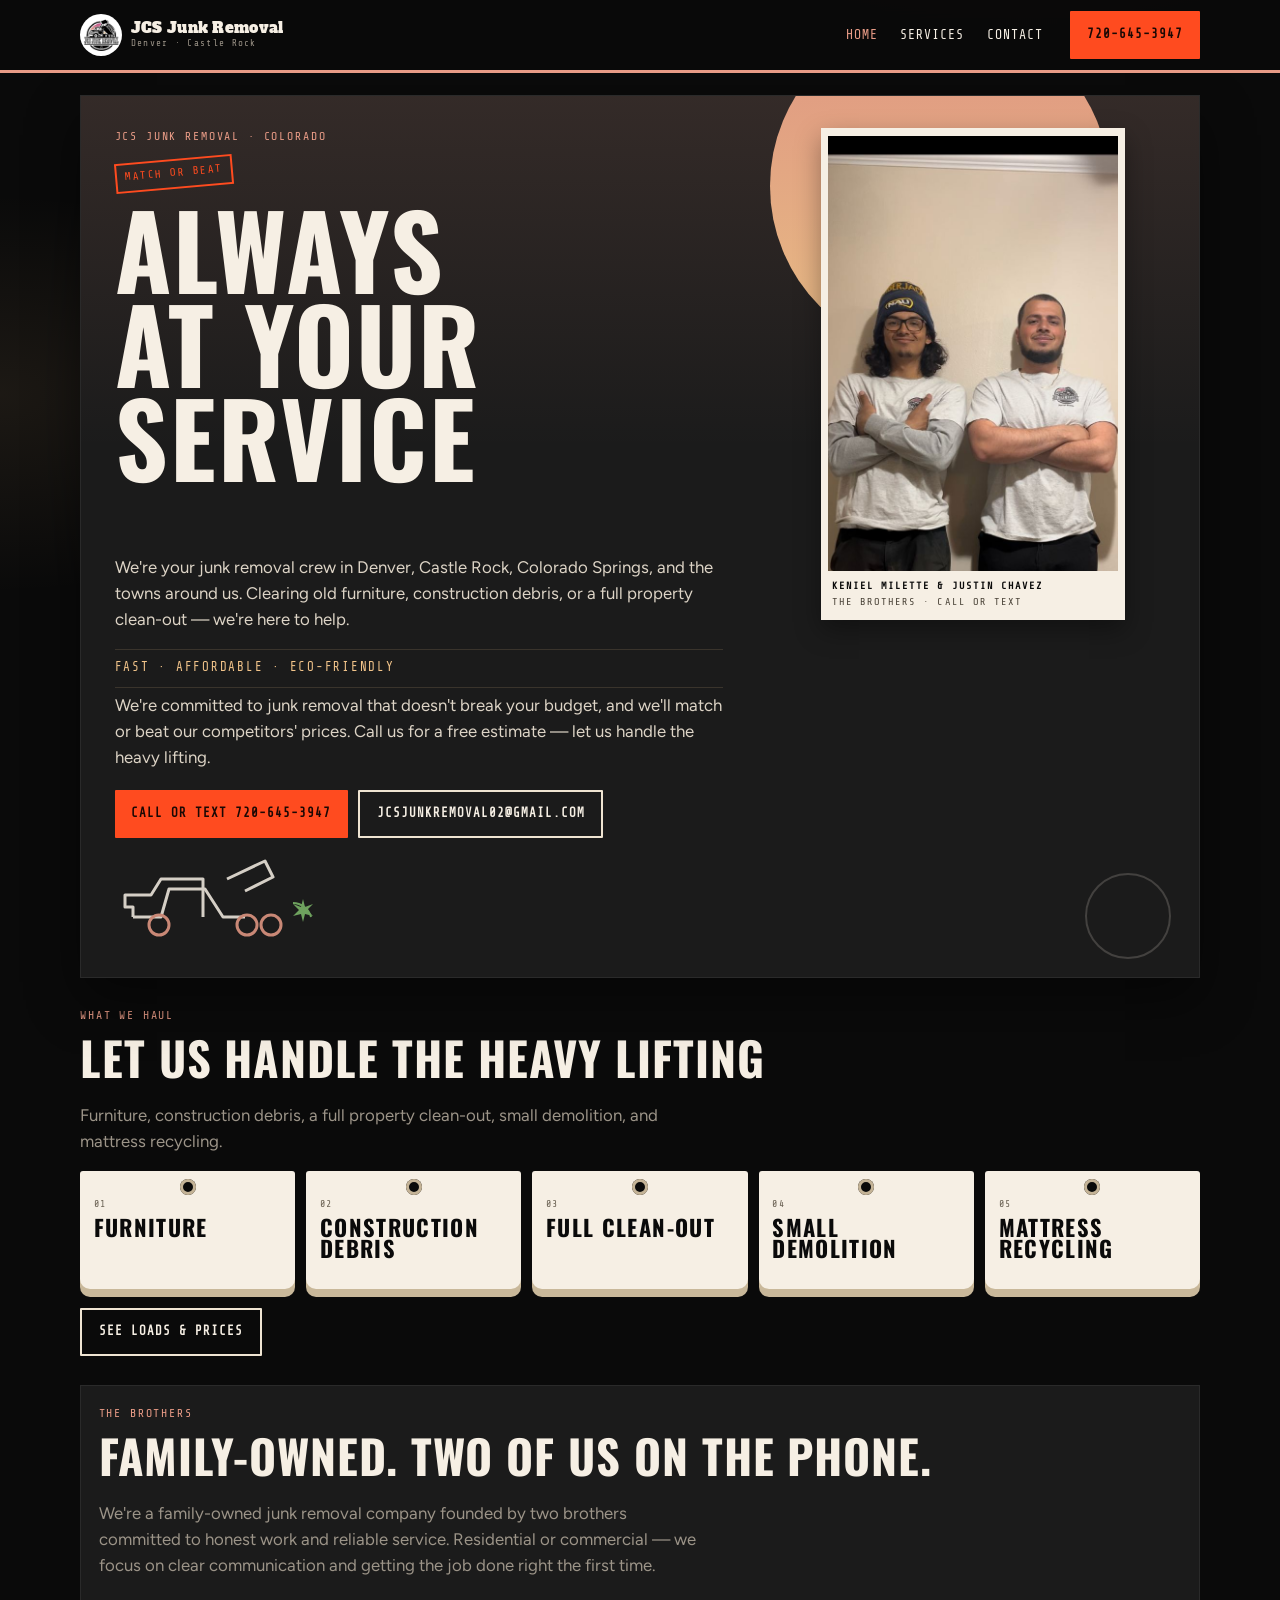
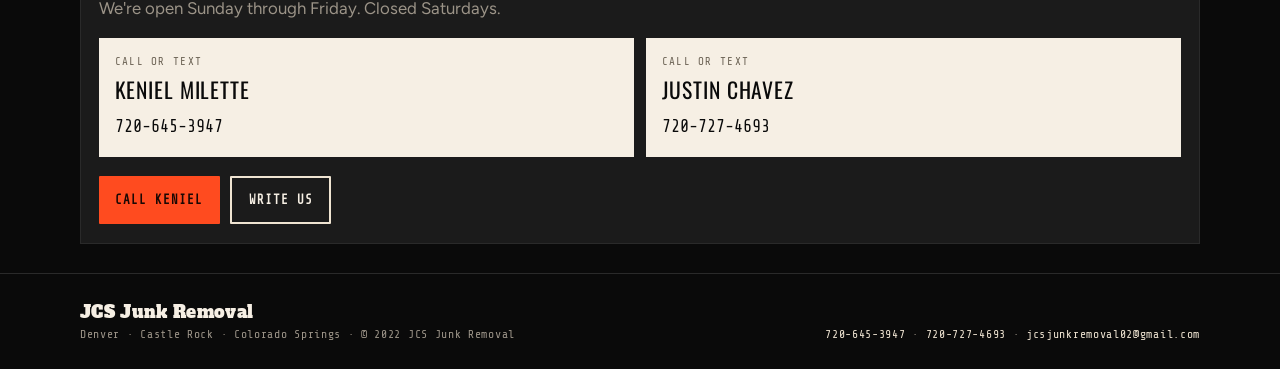
<file: index.html>
<!DOCTYPE html>
<html lang="en">
<head>
  <meta charset="utf-8">
  <meta name="viewport" content="width=device-width, initial-scale=1">
  <title>JCS Junk Removal | Always at Your Service | Denver &amp; Castle Rock</title>
  <meta name="description" content="JCS Junk Removal — fast, affordable, eco-friendly junk removal in Denver, Castle Rock, and Colorado Springs. We'll match or beat our competitors' prices. Call 720-645-3947.">
  <link rel="icon" href="assets/favicon.svg" type="image/svg+xml">
  <link rel="apple-touch-icon" href="assets/apple-touch.png">
  <meta property="og:title" content="JCS Junk Removal | Always at Your Service">
  <meta property="og:description" content="Fast, affordable, eco-friendly junk removal. Denver, Castle Rock, Colorado Springs. Call 720-645-3947.">
  <meta property="og:image" content="assets/crew.jpg">
  <meta name="theme-color" content="#0a0a0a">
  <link rel="preconnect" href="https://fonts.googleapis.com">
  <link rel="preconnect" href="https://fonts.gstatic.com" crossorigin>
  <link href="https://fonts.googleapis.com/css2?family=Alfa+Slab+One&family=Figtree:wght@400;600;700&family=Oswald:wght@600;700&family=Share+Tech+Mono&display=swap" rel="stylesheet">
  <link rel="stylesheet" href="assets/styles.css">
  <script type="application/ld+json">
  {
    "@context": "https://schema.org",
    "@type": "LocalBusiness",
    "name": "JCS Junk Removal",
    "description": "Fast, affordable, and eco-friendly junk removal. We'll match or beat our competitors' prices.",
    "url": "https://jcsjunkremoval02.wixsite.com/jcs-junk-removal",
    "telephone": "+17206453947",
    "email": "jcsjunkremoval02@gmail.com",
    "image": "assets/crew.jpg",
    "founder": [
      {"@type": "Person", "name": "Keniel Milette"},
      {"@type": "Person", "name": "Justin Chavez"}
    ],
    "areaServed": [
      {"@type": "City", "name": "Denver"},
      {"@type": "City", "name": "Castle Rock"},
      {"@type": "City", "name": "Colorado Springs"},
      {"@type": "City", "name": "Parker"},
      {"@type": "City", "name": "Castle Pines"}
    ]
  }
  </script>
</head>
<body>
  <a class="skip" href="#main">Skip to content</a>
  <header class="site-header">
    <div class="wrap header-inner">
      <a class="logo" href="index.html">
        <img src="assets/mark.png" alt="">
        <span class="logo-word">JCS Junk Removal<span>Denver · Castle Rock</span></span>
      </a>
      <button class="menu-toggle" type="button" aria-expanded="false" aria-label="Open menu"><span></span></button>
      <nav class="nav" aria-label="Primary">
        <a href="index.html" aria-current="page">Home</a>
        <a href="services.html">Services</a>
        <a href="contact.html">Contact</a>
        <a class="btn btn-hot" href="tel:+17206453947">720-645-3947</a>
      </nav>
      <a class="btn btn-hot header-cta" href="tel:+17206453947">720-645-3947</a>
    </div>
  </header>

  <main id="main">
    <section class="hero">
      <div class="wrap">
        <div class="door">
          <div class="hero-grid">
            <div class="door-copy">
              <p class="kicker">JCS Junk Removal · Colorado</p>
              <div class="stamp">Match or beat</div>
              <h1>Always at Your Service</h1>
            </div>
            <figure class="crew-card">
              <img src="assets/crew.jpg" width="612" height="899" alt="Keniel Milette and Justin Chavez of JCS Junk Removal">
              <figcaption><strong>Keniel Milette &amp; Justin Chavez</strong><br>The brothers · Call or text</figcaption>
            </figure>
            <div class="door-copy door-copy-2">
              <p class="lede">We're your junk removal crew in Denver, Castle Rock, Colorado Springs, and the towns around us. Clearing old furniture, construction debris, or a full property clean-out — we're here to help.</p>
              <p class="offer">Fast · Affordable · Eco-friendly</p>
              <p class="lede">We're committed to junk removal that doesn't break your budget, and we'll match or beat our competitors' prices. Call us for a free estimate — let us handle the heavy lifting.</p>
              <div class="hero-actions">
                <a class="btn btn-hot" href="tel:+17206453947">Call or text 720-645-3947</a>
                <a class="btn btn-ghost" href="mailto:jcsjunkremoval02@gmail.com?subject=Help%20With%20Junk!">jcsjunkremoval02@gmail.com</a>
              </div>
              <img class="truck-deco" src="assets/truck.svg" alt="">
            </div>
          </div>
        </div>
      </div>
    </section>

    <section class="rail">
      <div class="wrap">
        <p class="kicker">What we haul</p>
        <h2>Let us handle the heavy lifting</h2>
        <p class="lede-light">Furniture, construction debris, a full property clean-out, small demolition, and mattress recycling.</p>
        <div class="tags">
          <article class="tag">
            <div class="code">01</div>
            <h3>Furniture</h3>
          </article>
          <article class="tag">
            <div class="code">02</div>
            <h3>Construction debris</h3>
          </article>
          <article class="tag">
            <div class="code">03</div>
            <h3>Full clean-out</h3>
          </article>
          <article class="tag">
            <div class="code">04</div>
            <h3>Small demolition</h3>
          </article>
          <article class="tag">
            <div class="code">05</div>
            <h3>Mattress recycling</h3>
          </article>
        </div>
        <p class="actions"><a class="btn btn-ghost" href="services.html">See loads &amp; prices</a></p>
      </div>
    </section>

    <section class="section">
      <div class="wrap">
        <div class="plate">
          <p class="kicker">The brothers</p>
          <h2>Family-owned. Two of us on the phone.</h2>
          <p class="lede-light">We're a family-owned junk removal company founded by two brothers committed to honest work and reliable service. Residential or commercial — we focus on clear communication and getting the job done right the first time.</p>
          <p class="lede-light">We're open Sunday through Friday. Closed Saturdays.</p>
          <div class="brothers">
            <article class="brother">
              <div class="role">Call or text</div>
              <div class="who">Keniel Milette</div>
              <a href="tel:+17206453947">720-645-3947</a>
            </article>
            <article class="brother">
              <div class="role">Call or text</div>
              <div class="who">Justin Chavez</div>
              <a href="tel:+17207274693">720-727-4693</a>
            </article>
          </div>
          <p class="actions">
            <a class="btn btn-hot" href="tel:+17206453947">Call Keniel</a>
            <a class="btn btn-ghost" href="contact.html">Write us</a>
          </p>
        </div>
      </div>
    </section>
  </main>

  <footer class="site-footer">
    <div class="wrap footer-inner">
      <div>
        <div class="footer-brand">JCS Junk Removal</div>
        <p>Denver · Castle Rock · Colorado Springs · © 2022 JCS Junk Removal</p>
      </div>
      <p>
        <a href="tel:+17206453947">720-645-3947</a> ·
        <a href="tel:+17207274693">720-727-4693</a> ·
        <a href="mailto:jcsjunkremoval02@gmail.com">jcsjunkremoval02@gmail.com</a>
      </p>
    </div>
  </footer>

  <div class="callbar">
    <a class="call" href="tel:+17206453947">Call 720-645-3947</a>
    <a class="mail" href="mailto:jcsjunkremoval02@gmail.com?subject=Help%20With%20Junk!">Email</a>
  </div>
  <script src="assets/site.js"></script>
</body>
</html>
</file>
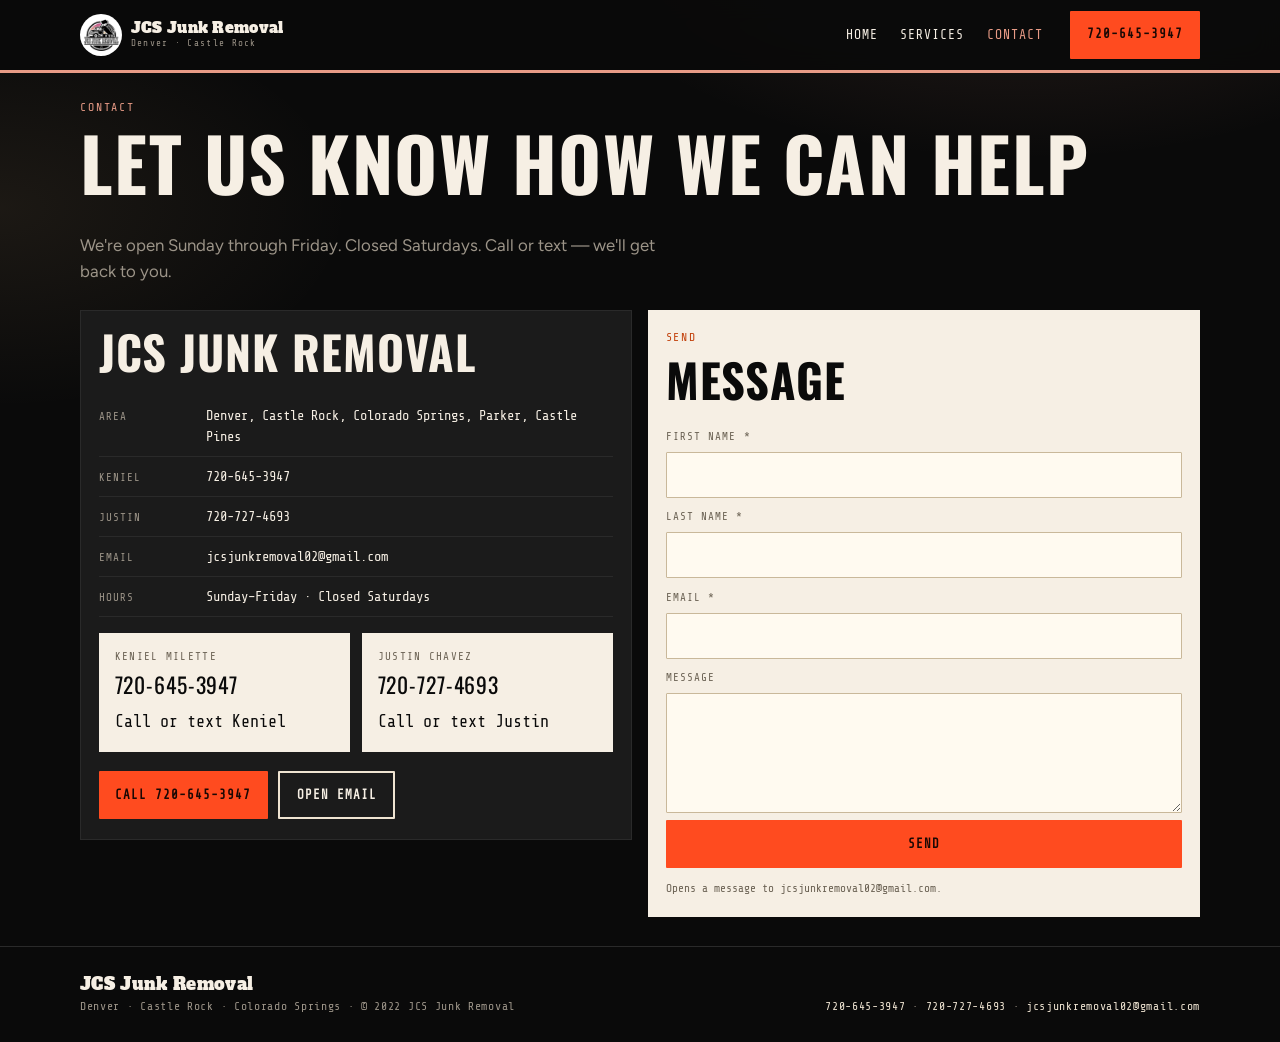
<file: contact.html>
<!DOCTYPE html>
<html lang="en">
<head>
  <meta charset="utf-8">
  <meta name="viewport" content="width=device-width, initial-scale=1">
  <title>Contact | JCS Junk Removal | Denver &amp; Castle Rock</title>
  <meta name="description" content="Call or text Keniel Milette at 720-645-3947 or Justin Chavez at 720-727-4693. Email jcsjunkremoval02@gmail.com. Let us know how we can help.">
  <link rel="icon" href="assets/favicon.svg" type="image/svg+xml">
  <link rel="apple-touch-icon" href="assets/apple-touch.png">
  <link rel="preconnect" href="https://fonts.googleapis.com">
  <link rel="preconnect" href="https://fonts.gstatic.com" crossorigin>
  <link href="https://fonts.googleapis.com/css2?family=Alfa+Slab+One&family=Figtree:wght@400;600;700&family=Oswald:wght@600;700&family=Share+Tech+Mono&display=swap" rel="stylesheet">
  <link rel="stylesheet" href="assets/styles.css">
  <script type="application/ld+json">
  {
    "@context": "https://schema.org",
    "@type": "LocalBusiness",
    "name": "JCS Junk Removal",
    "telephone": "+17206453947",
    "email": "jcsjunkremoval02@gmail.com",
    "url": "https://jcsjunkremoval02.wixsite.com/jcs-junk-removal",
    "areaServed": ["Denver", "Castle Rock", "Colorado Springs"]
  }
  </script>
</head>
<body>
  <a class="skip" href="#main">Skip to content</a>
  <header class="site-header">
    <div class="wrap header-inner">
      <a class="logo" href="index.html">
        <img src="assets/mark.png" alt="">
        <span class="logo-word">JCS Junk Removal<span>Denver · Castle Rock</span></span>
      </a>
      <button class="menu-toggle" type="button" aria-expanded="false" aria-label="Open menu"><span></span></button>
      <nav class="nav" aria-label="Primary">
        <a href="index.html">Home</a>
        <a href="services.html">Services</a>
        <a href="contact.html" aria-current="page">Contact</a>
        <a class="btn btn-hot" href="tel:+17206453947">720-645-3947</a>
      </nav>
      <a class="btn btn-hot header-cta" href="tel:+17206453947">720-645-3947</a>
    </div>
  </header>

  <main id="main">
    <section class="page-hero">
      <div class="wrap">
        <p class="kicker">Contact</p>
        <h1>Let us know how we can help</h1>
        <p class="lede-light">We're open Sunday through Friday. Closed Saturdays. Call or text — we'll get back to you.</p>
      </div>
    </section>

    <section class="section">
      <div class="wrap split">
        <div class="plate">
          <h2>JCS Junk Removal</h2>
          <ul class="contact-list">
            <li><span>Area</span>Denver, Castle Rock, Colorado Springs, Parker, Castle Pines</li>
            <li><span>Keniel</span><a href="tel:+17206453947">720-645-3947</a></li>
            <li><span>Justin</span><a href="tel:+17207274693">720-727-4693</a></li>
            <li><span>Email</span><a href="mailto:jcsjunkremoval02@gmail.com?subject=Help%20With%20Junk!">jcsjunkremoval02@gmail.com</a></li>
            <li><span>Hours</span>Sunday–Friday · Closed Saturdays</li>
          </ul>
          <div class="brothers">
            <article class="brother">
              <div class="role">Keniel Milette</div>
              <div class="who">720-645-3947</div>
              <a href="tel:+17206453947">Call or text Keniel</a>
            </article>
            <article class="brother">
              <div class="role">Justin Chavez</div>
              <div class="who">720-727-4693</div>
              <a href="tel:+17207274693">Call or text Justin</a>
            </article>
          </div>
          <p class="actions">
            <a class="btn btn-hot" href="tel:+17206453947">Call 720-645-3947</a>
            <a class="btn btn-ghost" href="mailto:jcsjunkremoval02@gmail.com?subject=Got%20Junk%20in%20Your%20Trunk!">Open email</a>
          </p>
        </div>

        <article class="form-card">
          <p class="kicker" style="color:#c2410c">Send</p>
          <h2>Message</h2>
          <form data-quote-form>
            <label for="firstname">First name *</label>
            <input id="firstname" name="firstname" required autocomplete="given-name" maxlength="80">
            <label for="lastname">Last name *</label>
            <input id="lastname" name="lastname" required autocomplete="family-name" maxlength="80">
            <label for="email">Email *</label>
            <input id="email" name="email" type="email" required autocomplete="email" maxlength="250">
            <label for="message">Message</label>
            <textarea id="message" name="message"></textarea>
            <button class="btn btn-hot" type="submit">Send</button>
            <p class="note">Opens a message to jcsjunkremoval02@gmail.com.</p>
          </form>
        </article>
      </div>
    </section>
  </main>

  <footer class="site-footer">
    <div class="wrap footer-inner">
      <div>
        <div class="footer-brand">JCS Junk Removal</div>
        <p>Denver · Castle Rock · Colorado Springs · © 2022 JCS Junk Removal</p>
      </div>
      <p>
        <a href="tel:+17206453947">720-645-3947</a> ·
        <a href="tel:+17207274693">720-727-4693</a> ·
        <a href="mailto:jcsjunkremoval02@gmail.com">jcsjunkremoval02@gmail.com</a>
      </p>
    </div>
  </footer>

  <div class="callbar">
    <a class="call" href="tel:+17206453947">Call 720-645-3947</a>
    <a class="mail" href="mailto:jcsjunkremoval02@gmail.com?subject=Help%20With%20Junk!">Email</a>
  </div>
  <script src="assets/site.js"></script>
</body>
</html>
</file>
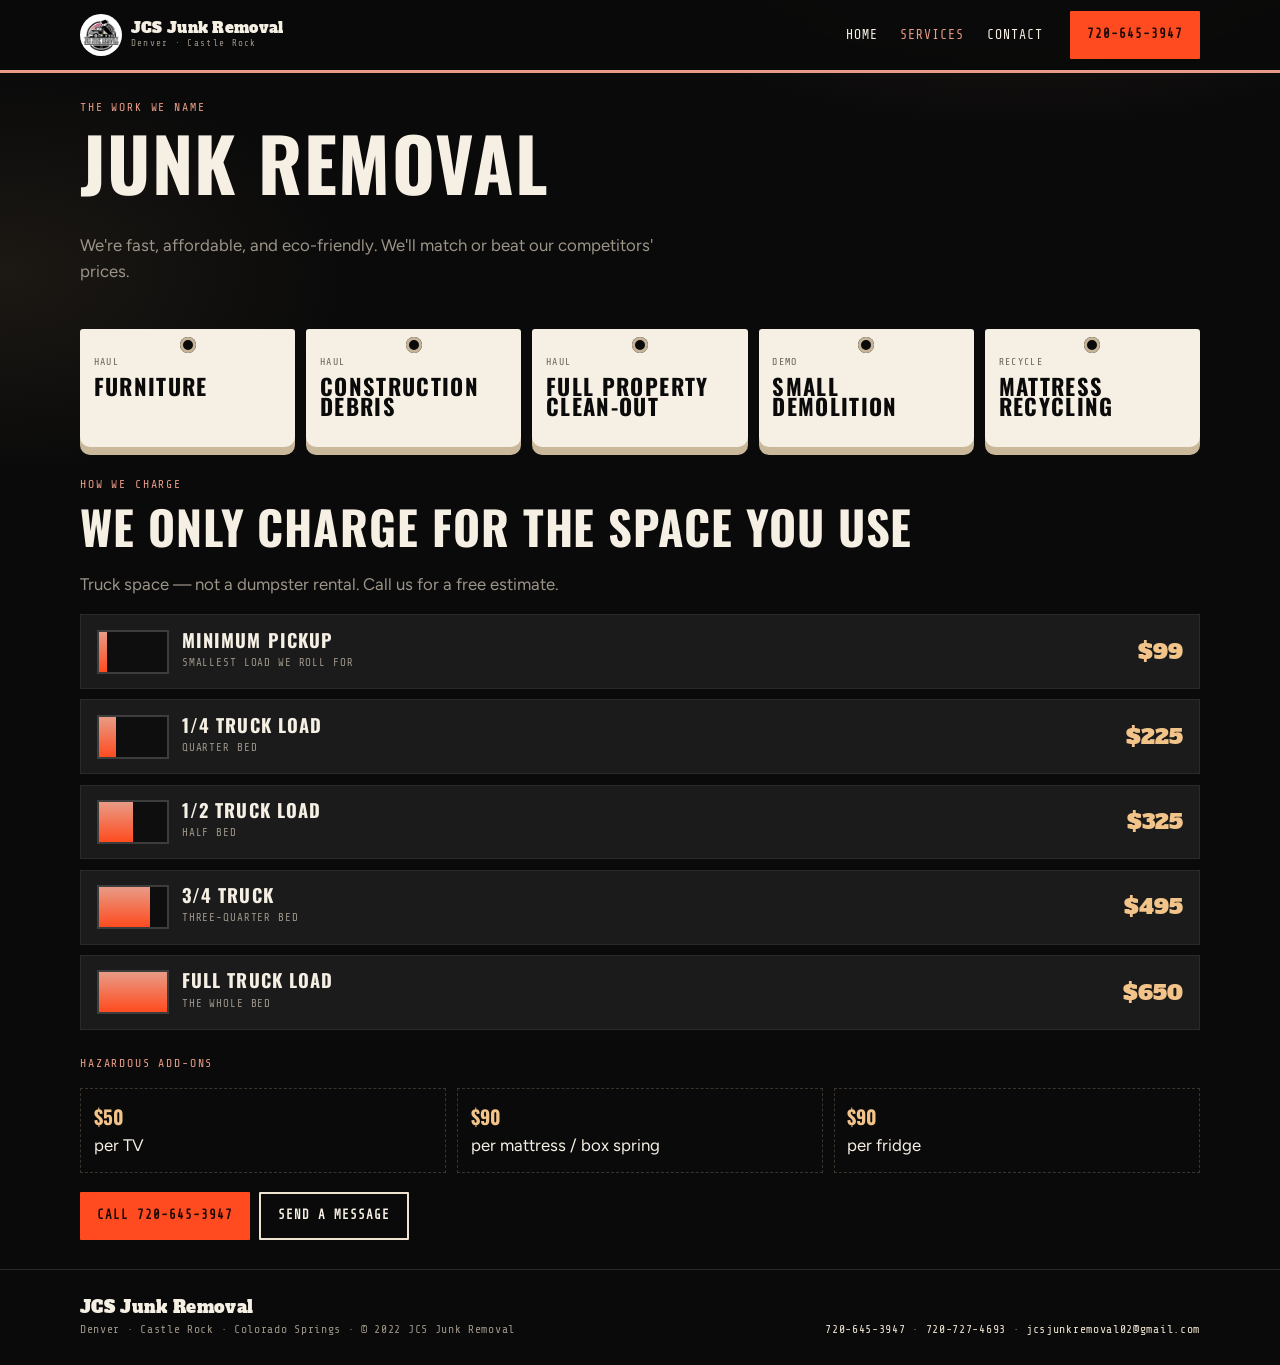
<file: services.html>
<!DOCTYPE html>
<html lang="en">
<head>
  <meta charset="utf-8">
  <meta name="viewport" content="width=device-width, initial-scale=1">
  <title>Junk removal &amp; truck loads | JCS Junk Removal | Denver CO</title>
  <meta name="description" content="Furniture, construction debris, full property clean-out, small demolition, and mattress recycling. We only charge for the space you use. Call 720-645-3947.">
  <link rel="icon" href="assets/favicon.svg" type="image/svg+xml">
  <link rel="apple-touch-icon" href="assets/apple-touch.png">
  <link rel="preconnect" href="https://fonts.googleapis.com">
  <link rel="preconnect" href="https://fonts.gstatic.com" crossorigin>
  <link href="https://fonts.googleapis.com/css2?family=Alfa+Slab+One&family=Figtree:wght@400;600;700&family=Oswald:wght@600;700&family=Share+Tech+Mono&display=swap" rel="stylesheet">
  <link rel="stylesheet" href="assets/styles.css">
</head>
<body>
  <a class="skip" href="#main">Skip to content</a>
  <header class="site-header">
    <div class="wrap header-inner">
      <a class="logo" href="index.html">
        <img src="assets/mark.png" alt="">
        <span class="logo-word">JCS Junk Removal<span>Denver · Castle Rock</span></span>
      </a>
      <button class="menu-toggle" type="button" aria-expanded="false" aria-label="Open menu"><span></span></button>
      <nav class="nav" aria-label="Primary">
        <a href="index.html">Home</a>
        <a href="services.html" aria-current="page">Services</a>
        <a href="contact.html">Contact</a>
        <a class="btn btn-hot" href="tel:+17206453947">720-645-3947</a>
      </nav>
      <a class="btn btn-hot header-cta" href="tel:+17206453947">720-645-3947</a>
    </div>
  </header>

  <main id="main">
    <section class="page-hero">
      <div class="wrap">
        <p class="kicker">The work we name</p>
        <h1>Junk removal</h1>
        <p class="lede-light">We're fast, affordable, and eco-friendly. We'll match or beat our competitors' prices.</p>
      </div>
    </section>

    <section class="rail">
      <div class="wrap">
        <div class="tags">
          <article class="tag">
            <div class="code">Haul</div>
            <h3>Furniture</h3>
          </article>
          <article class="tag">
            <div class="code">Haul</div>
            <h3>Construction debris</h3>
          </article>
          <article class="tag">
            <div class="code">Haul</div>
            <h3>Full property clean-out</h3>
          </article>
          <article class="tag">
            <div class="code">Demo</div>
            <h3>Small demolition</h3>
          </article>
          <article class="tag">
            <div class="code">Recycle</div>
            <h3>Mattress recycling</h3>
          </article>
        </div>
      </div>
    </section>

    <section class="section">
      <div class="wrap">
        <p class="kicker">How we charge</p>
        <h2>We only charge for the space you use</h2>
        <p class="lede-light">Truck space — not a dumpster rental. Call us for a free estimate.</p>
        <div class="loads">
          <article class="load">
            <div class="bed" aria-hidden="true"><i style="width:12%"></i></div>
            <div>
              <h3>Minimum pickup</h3>
              <div class="note">Smallest load we roll for</div>
            </div>
            <div class="price">$99</div>
          </article>
          <article class="load">
            <div class="bed" aria-hidden="true"><i style="width:25%"></i></div>
            <div>
              <h3>1/4 truck load</h3>
              <div class="note">Quarter bed</div>
            </div>
            <div class="price">$225</div>
          </article>
          <article class="load">
            <div class="bed" aria-hidden="true"><i style="width:50%"></i></div>
            <div>
              <h3>1/2 truck load</h3>
              <div class="note">Half bed</div>
            </div>
            <div class="price">$325</div>
          </article>
          <article class="load">
            <div class="bed" aria-hidden="true"><i style="width:75%"></i></div>
            <div>
              <h3>3/4 truck</h3>
              <div class="note">Three-quarter bed</div>
            </div>
            <div class="price">$495</div>
          </article>
          <article class="load">
            <div class="bed" aria-hidden="true"><i style="width:100%"></i></div>
            <div>
              <h3>Full truck load</h3>
              <div class="note">The whole bed</div>
            </div>
            <div class="price">$650</div>
          </article>
        </div>

        <p class="kicker" style="margin-top:1.6rem">Hazardous add-ons</p>
        <div class="extras">
          <article class="extra">
            <strong>$50</strong>
            per TV
          </article>
          <article class="extra">
            <strong>$90</strong>
            per mattress / box spring
          </article>
          <article class="extra">
            <strong>$90</strong>
            per fridge
          </article>
        </div>

        <p class="actions">
          <a class="btn btn-hot" href="tel:+17206453947">Call 720-645-3947</a>
          <a class="btn btn-ghost" href="contact.html">Send a message</a>
        </p>
      </div>
    </section>
  </main>

  <footer class="site-footer">
    <div class="wrap footer-inner">
      <div>
        <div class="footer-brand">JCS Junk Removal</div>
        <p>Denver · Castle Rock · Colorado Springs · © 2022 JCS Junk Removal</p>
      </div>
      <p>
        <a href="tel:+17206453947">720-645-3947</a> ·
        <a href="tel:+17207274693">720-727-4693</a> ·
        <a href="mailto:jcsjunkremoval02@gmail.com">jcsjunkremoval02@gmail.com</a>
      </p>
    </div>
  </footer>

  <div class="callbar">
    <a class="call" href="tel:+17206453947">Call 720-645-3947</a>
    <a class="mail" href="mailto:jcsjunkremoval02@gmail.com?subject=Help%20With%20Junk!">Email</a>
  </div>
  <script src="assets/site.js"></script>
</body>
</html>
</file>
<file: assets/styles.css>
/* JCS Junk Removal — truck-door livery + curbside hang tags. */

:root {
  --ink: #0a0a0a;
  --asphalt: #111111;
  --panel: #1b1b1b;
  --steel: #2a2a2a;
  --salmon: #e89b86;
  --sunset: #f2c48a;
  --cream: #f6efe4;
  --cream-2: #efe4d2;
  --mute: #9c9488;
  --line: #3a342c;
  --recycle: #7dba6a;
  --hot: #ff4b1f;
  --hot-ink: #1a0804;
  --wrap: min(1120px, calc(100% - 1.35rem));
  --slab: "Alfa Slab One", "Impact", "Arial Black", serif;
  --display: "Oswald", "Arial Narrow", Impact, sans-serif;
  --sans: "Figtree", "Segoe UI", sans-serif;
  --mono: "Share Tech Mono", ui-monospace, Menlo, monospace;
}

*, *::before, *::after { box-sizing: border-box; }
html { scroll-behavior: smooth; }
body {
  margin: 0;
  font-family: var(--sans);
  color: var(--cream);
  background:
    radial-gradient(900px 480px at 80% -10%, rgba(232, 155, 134, 0.16), transparent 55%),
    radial-gradient(700px 400px at 0% 20%, rgba(242, 196, 138, 0.08), transparent 50%),
    var(--ink);
  line-height: 1.55;
  font-size: 1.05rem;
  -webkit-font-smoothing: antialiased;
}
img { max-width: 100%; height: auto; display: block; }
a { color: var(--salmon); }
h1, h2, h3 {
  font-family: var(--display);
  font-weight: 700;
  text-transform: uppercase;
  letter-spacing: 0.02em;
  line-height: 0.92;
  margin: 0 0 0.5em;
  text-wrap: balance;
  color: inherit;
}
h1 { font-size: clamp(2.7rem, 13vw, 6.4rem); }
h2 { font-size: clamp(1.7rem, 5vw, 2.9rem); }
h3 { font-size: 1.25rem; letter-spacing: 0.06em; }
p { margin: 0 0 1em; }
p:last-child { margin-bottom: 0; }

.skip {
  position: absolute;
  left: -999px;
  top: 0;
  background: var(--hot);
  color: var(--hot-ink);
  padding: 0.55rem 0.85rem;
  z-index: 100;
  font-weight: 700;
  text-decoration: none;
}
.skip:focus { left: 0.5rem; top: 0.5rem; }

.wrap { width: var(--wrap); margin-inline: auto; }

.kicker {
  font-family: var(--mono);
  text-transform: uppercase;
  letter-spacing: 0.16em;
  font-size: 0.72rem;
  color: var(--salmon);
  margin: 0 0 0.7rem;
}

.site-header {
  position: sticky;
  top: 0;
  z-index: 40;
  background: rgba(10, 10, 10, 0.94);
  backdrop-filter: blur(12px);
  border-bottom: 3px solid var(--salmon);
}
.header-inner {
  display: flex;
  align-items: center;
  gap: 0.65rem;
  min-height: 70px;
}
.logo {
  display: flex;
  align-items: center;
  gap: 0.55rem;
  text-decoration: none;
  color: var(--cream);
  min-width: 0;
}
.logo img { width: 42px; height: 42px; flex: none; border-radius: 50%; }
.logo-word {
  font-family: var(--slab);
  font-size: 0.92rem;
  letter-spacing: 0.02em;
  line-height: 1.05;
}
.logo-word span {
  display: block;
  font-family: var(--mono);
  font-size: 0.58rem;
  letter-spacing: 0.14em;
  color: var(--mute);
  margin-top: 0.18rem;
  font-weight: 400;
}
.menu-toggle {
  margin-left: auto;
  width: 44px;
  height: 44px;
  border: 1px solid var(--steel);
  background: var(--panel);
  border-radius: 2px;
  display: grid;
  place-items: center;
  cursor: pointer;
}
.menu-toggle span,
.menu-toggle::before,
.menu-toggle::after {
  content: "";
  display: block;
  width: 18px;
  height: 2px;
  background: var(--cream);
}
.nav {
  display: none;
  position: absolute;
  left: 0;
  right: 0;
  top: 100%;
  background: var(--panel);
  border-bottom: 3px solid var(--salmon);
  padding: 0.8rem 1.1rem 1.1rem;
  flex-direction: column;
  gap: 0.3rem;
}
.nav.is-open { display: flex; }
.nav a {
  color: var(--cream);
  text-decoration: none;
  font-family: var(--mono);
  font-size: 0.82rem;
  letter-spacing: 0.08em;
  text-transform: uppercase;
  padding: 0.7rem 0.2rem;
  min-height: 44px;
  display: flex;
  align-items: center;
}
.nav a[aria-current="page"] { color: var(--salmon); }
.header-cta { display: none; }

.btn {
  display: inline-flex;
  align-items: center;
  justify-content: center;
  gap: 0.4rem;
  min-height: 48px;
  padding: 0.7rem 1.05rem;
  text-decoration: none;
  font-family: var(--mono);
  font-size: 0.78rem;
  font-weight: 600;
  letter-spacing: 0.08em;
  text-transform: uppercase;
  border: 0;
  cursor: pointer;
  border-radius: 1px;
}
.btn-hot { background: var(--hot); color: var(--hot-ink); }
.btn-hot:hover { background: #ff6a42; }
.btn-ghost {
  background: transparent;
  color: var(--cream);
  border: 2px solid var(--cream-2);
}
.btn-ghost-ink {
  background: transparent;
  color: var(--ink);
  border: 2px solid var(--ink);
}
.hero-actions, .actions {
  display: flex;
  flex-wrap: wrap;
  gap: 0.6rem;
  margin-top: 1.2rem;
}

/* Truck-door hero */
.hero {
  padding: 1.4rem 0 0.2rem;
  position: relative;
}
.door {
  position: relative;
  padding: 1.4rem 1.15rem 1.5rem;
  background:
    linear-gradient(180deg, rgba(232, 155, 134, 0.12), transparent 40%),
    var(--panel);
  border: 1px solid var(--steel);
  box-shadow: 0 22px 50px rgba(0, 0, 0, 0.45);
  overflow: hidden;
}
.door::before {
  content: "";
  position: absolute;
  right: -40px;
  top: -80px;
  width: 260px;
  height: 260px;
  border-radius: 50%;
  background: linear-gradient(180deg, var(--salmon), var(--sunset));
  opacity: 0.95;
  pointer-events: none;
}
.door::after {
  content: "";
  position: absolute;
  right: 28px;
  bottom: 18px;
  width: 86px;
  height: 86px;
  border: 2px solid rgba(246, 239, 228, 0.18);
  border-radius: 50%;
  pointer-events: none;
}
.door-copy, .crew-card { position: relative; z-index: 1; }
.door h1 { max-width: 11ch; }
.hero-grid { display: grid; gap: 1rem; }
.lede {
  max-width: 38rem;
  color: #ddd4c6;
  font-size: 1.05rem;
}
.offer {
  font-family: var(--mono);
  font-size: 0.78rem;
  letter-spacing: 0.14em;
  text-transform: uppercase;
  color: var(--sunset);
  border-top: 1px solid var(--line);
  border-bottom: 1px solid var(--line);
  padding: 0.55rem 0;
  margin: 0.9rem 0 0.3rem;
  max-width: 38rem;
}
.stamp {
  display: inline-block;
  border: 2px solid var(--hot);
  color: var(--hot);
  font-family: var(--mono);
  font-size: 0.68rem;
  letter-spacing: 0.14em;
  text-transform: uppercase;
  padding: 0.28rem 0.5rem;
  transform: rotate(-5deg);
  margin-bottom: 0.75rem;
}
.truck-deco {
  width: min(220px, 70%);
  margin: 1.1rem 0 0;
  opacity: 0.85;
}

.crew-card {
  margin-top: 1.2rem;
  background: var(--cream);
  color: var(--ink);
  padding: 0.45rem;
  display: inline-block;
  max-width: 100%;
  box-shadow: 0 10px 24px rgba(0, 0, 0, 0.35);
  position: relative;
  z-index: 1;
}
.crew-card img {
  width: min(280px, 100%);
  aspect-ratio: 2 / 3;
  object-fit: cover;
  object-position: 50% 18%;
}
.crew-card figcaption {
  font-family: var(--mono);
  font-size: 0.64rem;
  letter-spacing: 0.1em;
  text-transform: uppercase;
  padding: 0.45rem 0.25rem 0.2rem;
  color: #4a4338;
}
.crew-card strong { color: var(--ink); }

/* Hang-tag rail */
.rail {
  padding: 1.6rem 0 0.4rem;
}
.tags {
  display: grid;
  grid-template-columns: 1fr 1fr;
  gap: 0.7rem;
  margin-top: 1rem;
}
.tag {
  background: var(--cream);
  color: var(--ink);
  padding: 1.55rem 0.85rem 1rem;
  border-radius: 3px 3px 10px 10px;
  position: relative;
  min-height: 118px;
  box-shadow: 0 8px 0 #c9b89a;
}
.tag::before {
  content: "";
  position: absolute;
  top: 8px;
  left: 50%;
  width: 16px;
  height: 16px;
  transform: translateX(-50%);
  border-radius: 50%;
  background: var(--ink);
  box-shadow: inset 0 0 0 3px #c4b396;
}
.tag .code {
  font-family: var(--mono);
  font-size: 0.62rem;
  letter-spacing: 0.14em;
  text-transform: uppercase;
  color: #6b6254;
}
.tag h3 {
  margin: 0.4rem 0 0;
  font-size: clamp(1.05rem, 3.6vw, 1.4rem);
}

.section { padding: 1.4rem 0 1.8rem; }
.lede-light { color: var(--mute); max-width: 38rem; }

.plate {
  background: var(--panel);
  border: 1px solid var(--steel);
  padding: 1.2rem 1.1rem;
}
.plate h2 { color: var(--cream); }

.brothers {
  display: grid;
  gap: 0.7rem;
  margin-top: 1rem;
}
.brother {
  background: var(--cream);
  color: var(--ink);
  padding: 1rem 1rem 1.05rem;
  display: grid;
  gap: 0.15rem;
}
.brother .who {
  font-family: var(--display);
  text-transform: uppercase;
  font-size: 1.35rem;
  letter-spacing: 0.04em;
}
.brother .role {
  font-family: var(--mono);
  font-size: 0.68rem;
  letter-spacing: 0.12em;
  text-transform: uppercase;
  color: #6b6254;
}
.brother a {
  color: var(--ink);
  font-family: var(--mono);
  text-decoration: none;
  font-size: 1.05rem;
  margin-top: 0.35rem;
}
.brother a:hover { color: var(--hot); }

.contact-list {
  list-style: none;
  margin: 0 0 1rem;
  padding: 0;
  font-family: var(--mono);
  font-size: 0.86rem;
}
.contact-list li {
  display: grid;
  grid-template-columns: 6.2rem 1fr;
  gap: 0.5rem;
  padding: 0.55rem 0;
  border-bottom: 1px solid var(--steel);
  align-items: baseline;
}
.contact-list span {
  color: var(--mute);
  text-transform: uppercase;
  letter-spacing: 0.1em;
  font-size: 0.68rem;
}
.contact-list a { color: var(--cream); text-decoration: none; word-break: break-word; }
.contact-list a:hover { color: var(--salmon); }

/* Truck-bed rate card */
.loads {
  display: grid;
  gap: 0.65rem;
  margin-top: 1.1rem;
}
.load {
  background: var(--panel);
  border: 1px solid var(--steel);
  padding: 0.9rem 1rem;
  display: grid;
  grid-template-columns: 72px 1fr auto;
  gap: 0.8rem;
  align-items: center;
}
.bed {
  height: 44px;
  background: #0e0e0e;
  border: 2px solid #3d3d3d;
  position: relative;
  overflow: hidden;
}
.bed i {
  position: absolute;
  left: 0;
  bottom: 0;
  top: 0;
  background: linear-gradient(180deg, var(--salmon), var(--hot));
}
.load h3 { margin: 0; font-size: 1.15rem; }
.load .price {
  font-family: var(--slab);
  font-size: 1.35rem;
  color: var(--sunset);
}
.load .note { font-family: var(--mono); font-size: 0.68rem; color: var(--mute); letter-spacing: 0.08em; text-transform: uppercase; }

.extras {
  display: grid;
  grid-template-columns: 1fr 1fr;
  gap: 0.65rem;
  margin-top: 0.9rem;
}
.extra {
  border: 1px dashed var(--line);
  padding: 0.85rem 0.8rem;
}
.extra strong {
  display: block;
  font-family: var(--display);
  text-transform: uppercase;
  font-size: 1.2rem;
  color: var(--sunset);
}

form { display: grid; gap: 0.4rem; margin-top: 0.6rem; }
label {
  font-family: var(--mono);
  font-size: 0.68rem;
  letter-spacing: 0.1em;
  text-transform: uppercase;
  color: #6b6254;
  margin-top: 0.3rem;
}
input, textarea {
  width: 100%;
  min-height: 46px;
  border: 1px solid #c9b89a;
  background: #fffaf0;
  color: var(--ink);
  font: inherit;
  padding: 0.55rem 0.7rem;
  border-radius: 1px;
}
textarea { min-height: 120px; resize: vertical; }
.form-card {
  background: var(--cream);
  color: var(--ink);
  padding: 1.2rem 1.1rem;
}
.form-card h2 { color: var(--ink); }
.note {
  font-family: var(--mono);
  font-size: 0.7rem;
  color: #6b6254;
  margin-top: 0.4rem;
}

.page-hero { padding: 1.6rem 0 0.2rem; }
.page-hero h1 { font-size: clamp(2.2rem, 10vw, 4.6rem); }

.split { display: grid; gap: 1rem; }

.callbar {
  position: sticky;
  bottom: 0;
  display: flex;
  z-index: 30;
}
.callbar a {
  flex: 1;
  min-height: 52px;
  display: flex;
  align-items: center;
  justify-content: center;
  text-decoration: none;
  font-family: var(--mono);
  font-size: 0.72rem;
  letter-spacing: 0.1em;
  text-transform: uppercase;
  font-weight: 600;
}
.callbar .call { background: var(--hot); color: var(--hot-ink); }
.callbar .mail { background: var(--panel); color: var(--cream); border-top: 1px solid var(--steel); }

.site-footer {
  padding: 1.6rem 0 5.5rem;
  border-top: 1px solid var(--steel);
  color: var(--mute);
  font-family: var(--mono);
  font-size: 0.72rem;
  letter-spacing: 0.06em;
}
.footer-inner { display: flex; flex-direction: column; gap: 0.6rem; }
.footer-brand {
  font-family: var(--slab);
  font-size: 1.05rem;
  color: var(--cream);
  letter-spacing: 0.02em;
}
.site-footer a { color: var(--cream-2); text-decoration: none; }

@media (min-width: 760px) {
  .menu-toggle { display: none; }
  .nav {
    display: flex;
    position: static;
    flex-direction: row;
    align-items: center;
    background: none;
    border: 0;
    padding: 0;
    margin-left: auto;
    gap: 0.1rem;
  }
  .nav a { padding: 0.4rem 0.65rem; min-height: 0; }
  .header-cta { display: inline-flex; margin-left: 0.4rem; }
  .nav a.btn { min-height: 44px; }
  .door { padding: 2rem 2.1rem 2rem; }
  .door::before { width: 340px; height: 340px; right: 8%; }
  .hero-grid {
    grid-template-columns: 1.25fr 0.75fr;
    grid-template-rows: auto 1fr;
    gap: 1.2rem 1.6rem;
    align-items: start;
  }
  .door-copy { grid-column: 1; }
  .door-copy-2 { grid-row: 2; }
  .crew-card { grid-column: 2; grid-row: 1 / span 2; margin-top: 0; }
  .crew-card img { width: 100%; max-height: 520px; }
  .nav a.btn { display: none; }
  .tags { grid-template-columns: repeat(5, 1fr); }
  .brothers { grid-template-columns: 1fr 1fr; }
  .split { grid-template-columns: 1fr 1fr; align-items: start; }
  .callbar { display: none; }
  .site-footer { padding-bottom: 1.6rem; }
  .footer-inner {
    flex-direction: row;
    justify-content: space-between;
    align-items: end;
  }
  .extras { grid-template-columns: repeat(3, 1fr); }
}

@media (min-width: 760px) and (max-width: 980px) {
  .tags { grid-template-columns: repeat(3, 1fr); }
}
</file>
